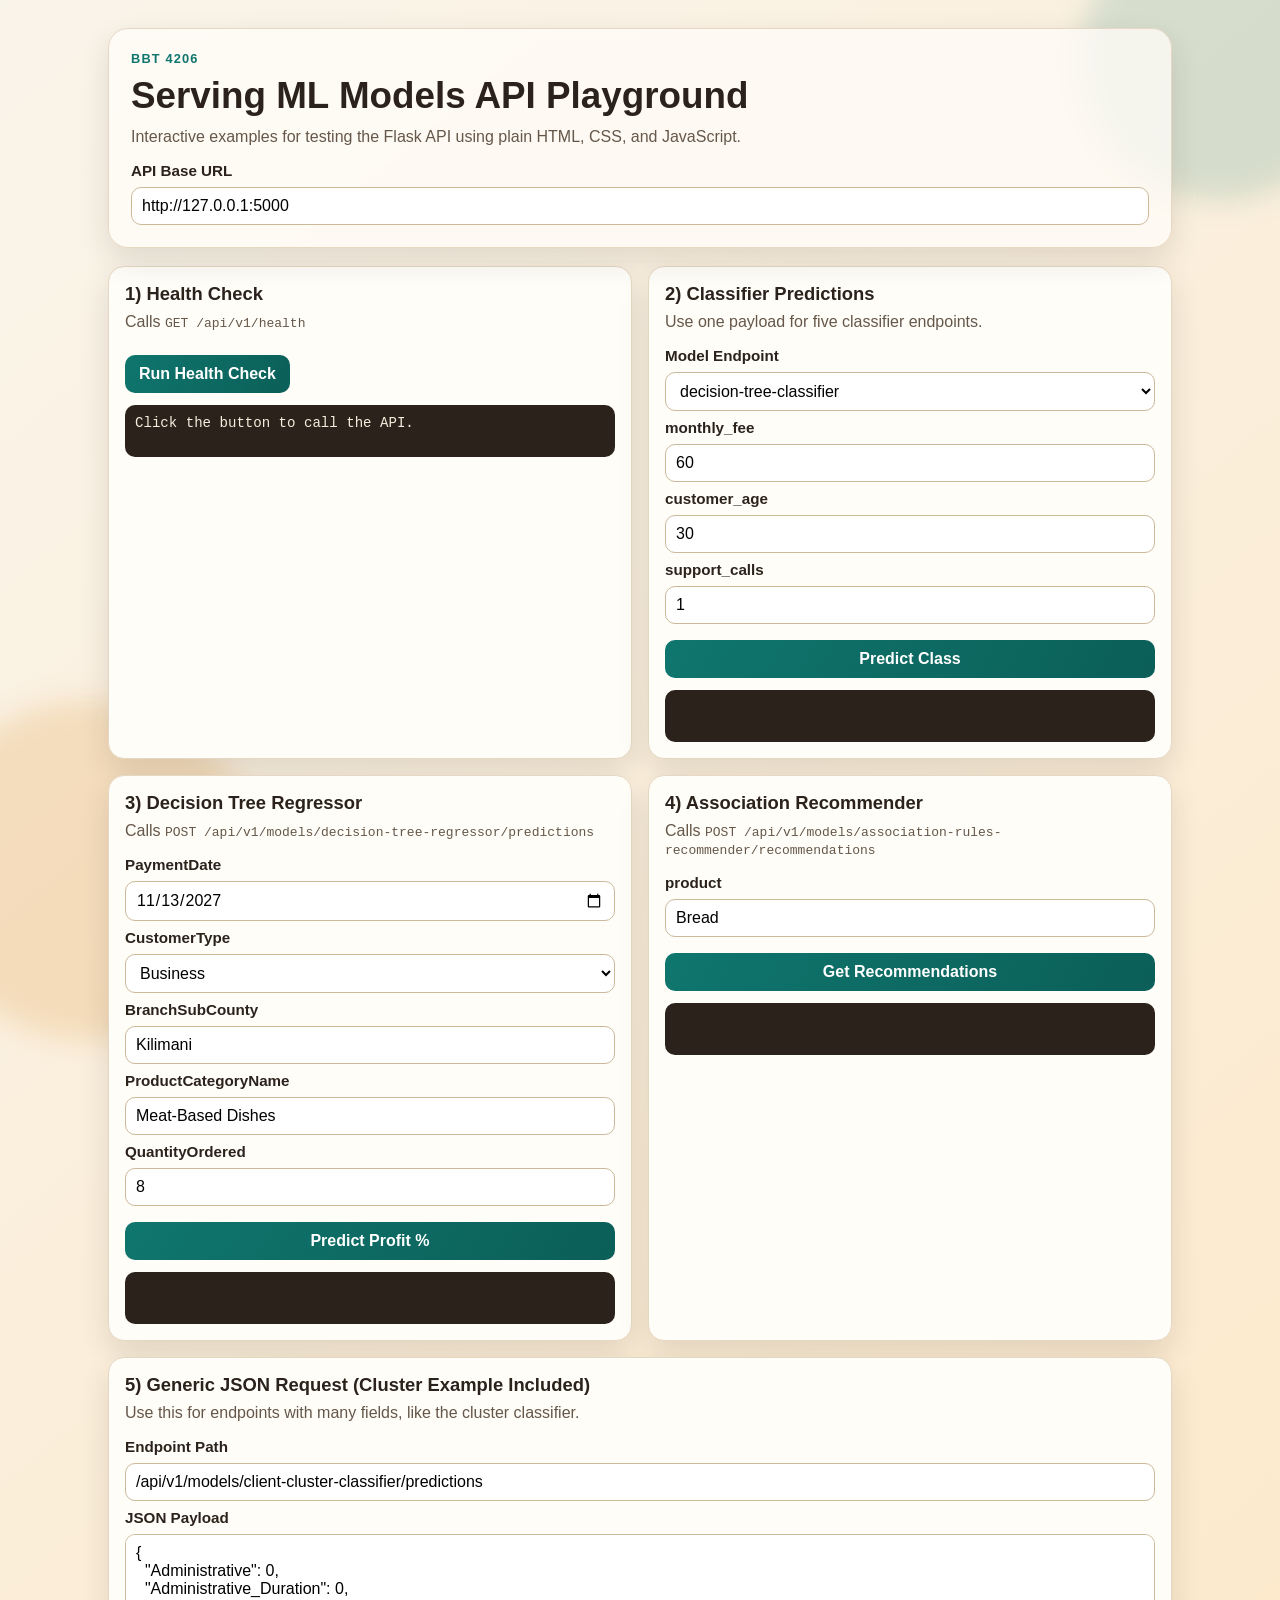
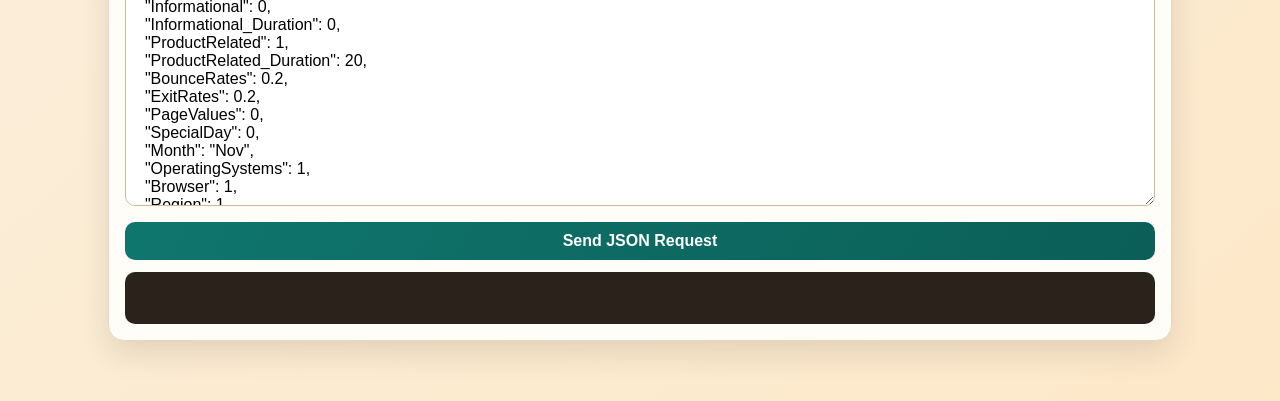
<file: frontend/api_playground.html>
<!DOCTYPE html>
<html lang="en">
<head>
    <meta charset="UTF-8">
    <meta name="viewport" content="width=device-width, initial-scale=1.0">
    <title>Serving ML Models API Playground</title>
    <link rel="stylesheet" href="api_playground.css">
</head>
<body>
    <div class="background-shape shape-a"></div>
    <div class="background-shape shape-b"></div>

    <main class="container">
        <header class="hero">
            <p class="kicker">BBT 4206</p>
            <h1>Serving ML Models API Playground</h1>
            <p class="subtitle">Interactive examples for testing the Flask API using plain HTML, CSS, and JavaScript.</p>

            <div class="base-url-row">
                <label for="baseUrl">API Base URL</label>
                <input id="baseUrl" type="url" value="http://127.0.0.1:5000" placeholder="http://127.0.0.1:5000">
            </div>
        </header>

        <section class="grid">
            <article class="card">
                <h2>1) Health Check</h2>
                <p>Calls <code>GET /api/v1/health</code></p>
                <button id="btnHealth" type="button">Run Health Check</button>
                <pre id="healthOutput" class="output">Click the button to call the API.</pre>
            </article>

            <article class="card">
                <h2>2) Classifier Predictions</h2>
                <p>Use one payload for five classifier endpoints.</p>
                <form id="classifierForm">
                    <label for="classifierModel">Model Endpoint</label>
                    <select id="classifierModel" required>
                        <option value="decision-tree-classifier">decision-tree-classifier</option>
                        <option value="naive-bayes-classifier">naive-bayes-classifier</option>
                        <option value="knn-classifier">knn-classifier</option>
                        <option value="svm-classifier">svm-classifier</option>
                        <option value="random-forest-classifier">random-forest-classifier</option>
                    </select>

                    <label for="monthly_fee">monthly_fee</label>
                    <input id="monthly_fee" type="number" step="any" value="60" required>

                    <label for="customer_age">customer_age</label>
                    <input id="customer_age" type="number" step="any" value="30" required>

                    <label for="support_calls">support_calls</label>
                    <input id="support_calls" type="number" step="any" value="1" required>

                    <button type="submit">Predict Class</button>
                </form>
                <pre id="classifierOutput" class="output"></pre>
            </article>

            <article class="card">
                <h2>3) Decision Tree Regressor</h2>
                <p>Calls <code>POST /api/v1/models/decision-tree-regressor/predictions</code></p>
                <form id="regressorForm">
                    <label for="PaymentDate">PaymentDate</label>
                    <input id="PaymentDate" type="date" value="2027-11-13" required>

                    <label for="CustomerType">CustomerType</label>
                    <select id="CustomerType" required>
                        <option value="Business">Business</option>
                        <option value="Individual">Individual</option>
                    </select>

                    <label for="BranchSubCounty">BranchSubCounty</label>
                    <input id="BranchSubCounty" type="text" value="Kilimani" required>

                    <label for="ProductCategoryName">ProductCategoryName</label>
                    <input id="ProductCategoryName" type="text" value="Meat-Based Dishes" required>

                    <label for="QuantityOrdered">QuantityOrdered</label>
                    <input id="QuantityOrdered" type="number" min="1" value="8" required>

                    <button type="submit">Predict Profit %</button>
                </form>
                <pre id="regressorOutput" class="output"></pre>
            </article>

            <article class="card">
                <h2>4) Association Recommender</h2>
                <p>Calls <code>POST /api/v1/models/association-rules-recommender/recommendations</code></p>
                <form id="associationForm">
                    <label for="product">product</label>
                    <input id="product" type="text" value="Bread" required>
                    <button type="submit">Get Recommendations</button>
                </form>
                <pre id="associationOutput" class="output"></pre>
            </article>

            <article class="card wide">
                <h2>5) Generic JSON Request (Cluster Example Included)</h2>
                <p>Use this for endpoints with many fields, like the cluster classifier.</p>
                <form id="genericForm">
                    <label for="genericEndpoint">Endpoint Path</label>
                    <input id="genericEndpoint" type="text" value="/api/v1/models/client-cluster-classifier/predictions" required>

                    <label for="genericPayload">JSON Payload</label>
                    <textarea id="genericPayload" rows="14" spellcheck="false">{
  "Administrative": 0,
  "Administrative_Duration": 0,
  "Informational": 0,
  "Informational_Duration": 0,
  "ProductRelated": 1,
  "ProductRelated_Duration": 20,
  "BounceRates": 0.2,
  "ExitRates": 0.2,
  "PageValues": 0,
  "SpecialDay": 0,
  "Month": "Nov",
  "OperatingSystems": 1,
  "Browser": 1,
  "Region": 1,
  "TrafficType": 1,
  "VisitorType": "Returning_Visitor",
  "Weekend": "FALSE"
}</textarea>

                    <button type="submit">Send JSON Request</button>
                </form>
                <pre id="genericOutput" class="output"></pre>
            </article>
        </section>
    </main>

    <script src="api_playground.js"></script>
</body>
</html>
</file>
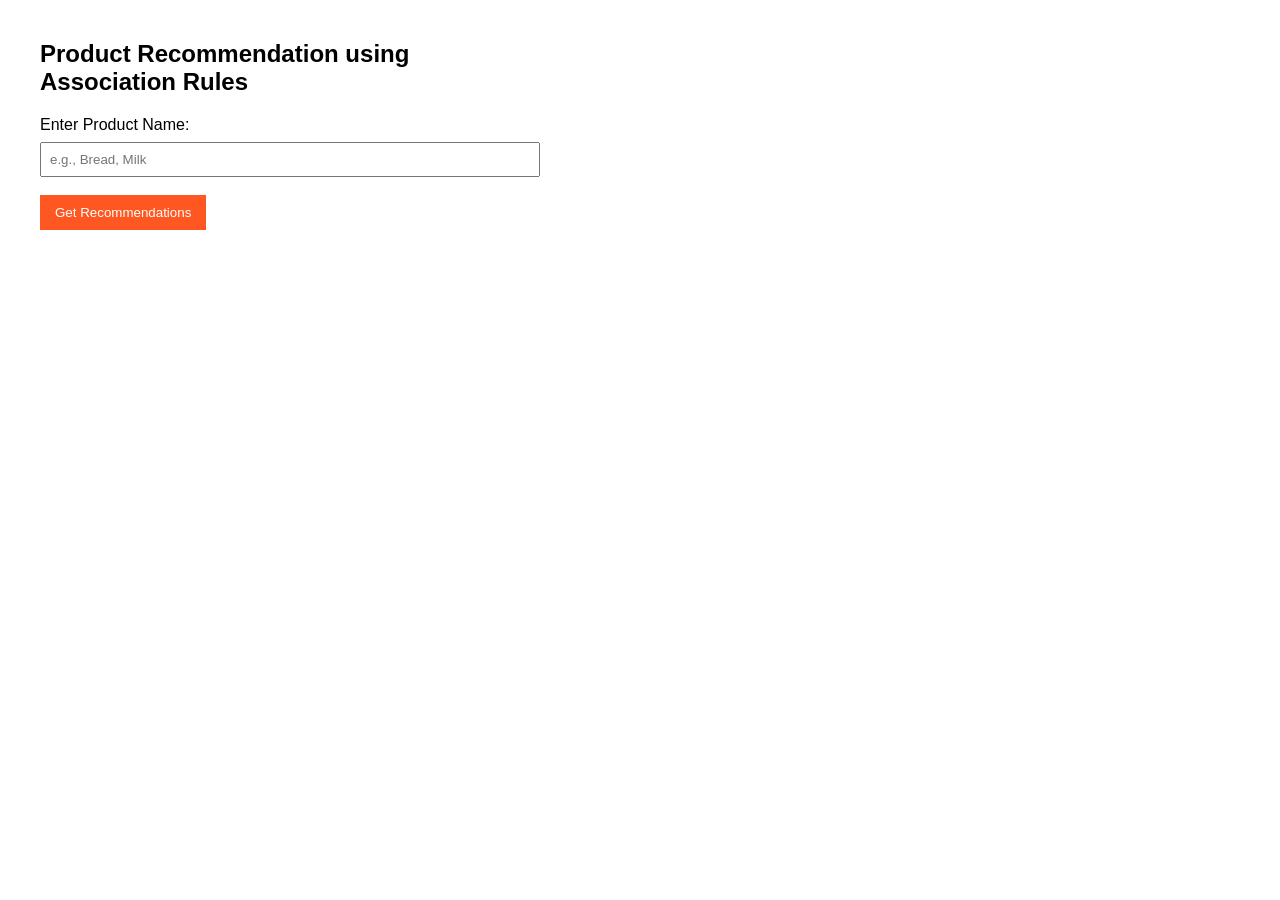
<file: frontend/api_test_association_recommender.html>
<!DOCTYPE html>
<html lang="en">
<head>
    <meta charset="UTF-8">
    <title>Association Rules Recommender</title>
    <style>
        body {
            font-family: Arial, sans-serif;
            margin: 40px;
            max-width: 500px;
        }
        input[type="text"] {
            width: 100%;
            padding: 8px;
            margin: 8px 0;
            box-sizing: border-box;
        }
        button {
            padding: 10px 15px;
            background-color: #FF5722;
            color: white;
            border: none;
            cursor: pointer;
            margin-top: 10px;
        }
        #result {
            margin-top: 20px;
            font-weight: bold;
        }
        .recommendation {
            background-color: #f0f0f0;
            padding: 10px;
            margin: 5px 0;
            border-radius: 5px;
        }
    </style>
</head>
<body>

<h2>Product Recommendation using Association Rules</h2>

<form id="recommendForm">
    <label for="product">Enter Product Name:</label>
    <input type="text" id="product" name="product" placeholder="e.g., Bread, Milk" required>

    <button type="submit">Get Recommendations</button>
</form>

<div id="result"></div>

<script>
    document.getElementById('recommendForm').addEventListener('submit', async function(event) {
        event.preventDefault();

        const product = document.getElementById('product').value;

        const data = {
            product: product
        };

        try {
            const response = await fetch('http://127.0.0.1:5000/api/v1/models/association-rules-recommender/recommendations', {
                method: 'POST',
                headers: {
                    'Content-Type': 'application/json'
                },
                body: JSON.stringify(data)
            });

            const result = await response.json();
            let resultHTML = `<p>Product Purchased: <strong>${result.product_purchased}</strong></p>`;
            resultHTML += `<p>Confidence: ${(result.confidence * 100).toFixed(2)}%</p>`;
            resultHTML += '<p>Recommended Products:</p>';
            result.recommended_products.forEach(prod => {
                resultHTML += `<div class="recommendation">${prod}</div>`;
            });
            document.getElementById('result').innerHTML = resultHTML;

        } catch (error) {
            console.error('Error:', error);
            document.getElementById('result').innerText = 'An error occurred while getting recommendations.';
        }
    });
</script>

</body>
</html>
</file>
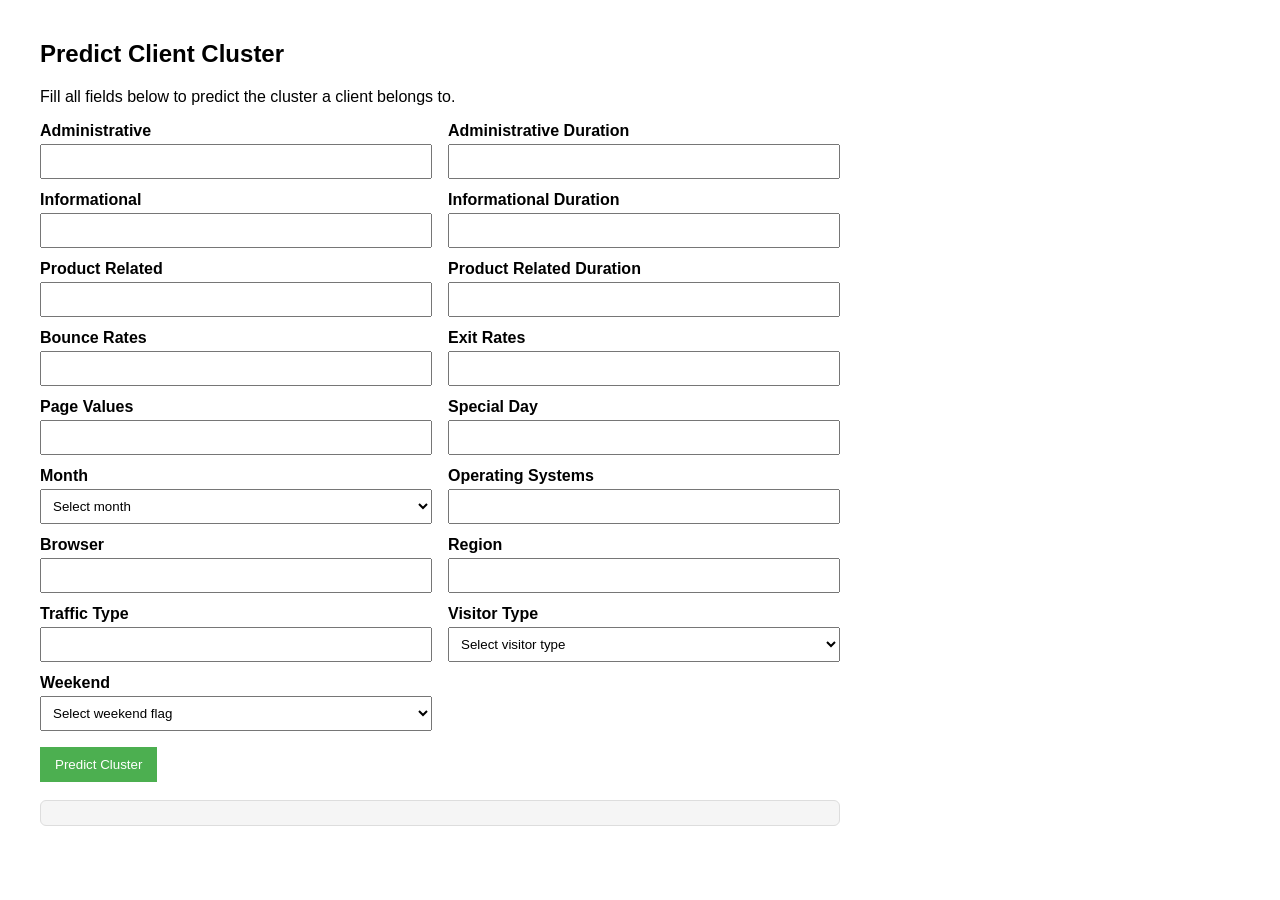
<file: frontend/api_test_client_cluster_classifier.html>
<!DOCTYPE html>
<html lang="en">
<head>
    <meta charset="UTF-8">
    <title>Client Cluster Classifier</title>
    <style>
        body {
            font-family: Arial, sans-serif;
            margin: 40px;
            max-width: 800px;
        }
        .grid {
            display: grid;
            grid-template-columns: 1fr 1fr;
            gap: 12px 16px;
        }
        label {
            display: block;
            margin-bottom: 4px;
            font-weight: 600;
        }
        input, select {
            width: 100%;
            padding: 8px;
            box-sizing: border-box;
        }
        button {
            margin-top: 16px;
            padding: 10px 15px;
            background-color: #4CAF50;
            color: white;
            border: none;
            cursor: pointer;
        }
        #result {
            margin-top: 18px;
            padding: 12px;
            border-radius: 6px;
            background: #f5f5f5;
            border: 1px solid #ddd;
        }
        .error {
            color: #b00020;
            font-weight: 600;
        }
    </style>
</head>
<body>

<h2>Predict Client Cluster</h2>
<p>Fill all fields below to predict the cluster a client belongs to.</p>

<form id="clusterForm">
    <div class="grid">
        <div><label for="Administrative">Administrative</label><input type="number" id="Administrative" required></div>
        <div><label for="Administrative_Duration">Administrative Duration</label><input type="number" step="any" id="Administrative_Duration" required></div>

        <div><label for="Informational">Informational</label><input type="number" id="Informational" required></div>
        <div><label for="Informational_Duration">Informational Duration</label><input type="number" step="any" id="Informational_Duration" required></div>

        <div><label for="ProductRelated">Product Related</label><input type="number" id="ProductRelated" required></div>
        <div><label for="ProductRelated_Duration">Product Related Duration</label><input type="number" step="any" id="ProductRelated_Duration" required></div>

        <div><label for="BounceRates">Bounce Rates</label><input type="number" step="any" id="BounceRates" required></div>
        <div><label for="ExitRates">Exit Rates</label><input type="number" step="any" id="ExitRates" required></div>

        <div><label for="PageValues">Page Values</label><input type="number" step="any" id="PageValues" required></div>
        <div><label for="SpecialDay">Special Day</label><input type="number" step="any" id="SpecialDay" required></div>

        <div>
            <label for="Month">Month</label>
            <select id="Month" required>
                <option value="">Select month</option>
                <option>Jan</option><option>Feb</option><option>Mar</option><option>Apr</option>
                <option>May</option><option>June</option><option>Jul</option><option>Aug</option>
                <option>Sep</option><option>Oct</option><option>Nov</option><option>Dec</option>
            </select>
        </div>
        <div><label for="OperatingSystems">Operating Systems</label><input type="number" id="OperatingSystems" required></div>

        <div><label for="Browser">Browser</label><input type="number" id="Browser" required></div>
        <div><label for="Region">Region</label><input type="number" id="Region" required></div>

        <div><label for="TrafficType">Traffic Type</label><input type="number" id="TrafficType" required></div>
        <div>
            <label for="VisitorType">Visitor Type</label>
            <select id="VisitorType" required>
                <option value="">Select visitor type</option>
                <option>Returning_Visitor</option>
                <option>New_Visitor</option>
                <option>Other</option>
            </select>
        </div>

        <div>
            <label for="Weekend">Weekend</label>
            <select id="Weekend" required>
                <option value="">Select weekend flag</option>
                <option>TRUE</option>
                <option>FALSE</option>
            </select>
        </div>
    </div>

    <button type="submit">Predict Cluster</button>
</form>

<div id="result"></div>

<script>
    const requiredFields = [
        'Administrative', 'Administrative_Duration', 'Informational', 'Informational_Duration',
        'ProductRelated', 'ProductRelated_Duration', 'BounceRates', 'ExitRates', 'PageValues',
        'SpecialDay', 'Month', 'OperatingSystems', 'Browser', 'Region', 'TrafficType', 'VisitorType', 'Weekend'
    ];

    document.getElementById('clusterForm').addEventListener('submit', async function (event) {
        event.preventDefault();
        const resultDiv = document.getElementById('result');

        const payload = {};
        for (const field of requiredFields) {
            const element = document.getElementById(field);
            const value = element.value;
            if (value === '' || value === null) {
                resultDiv.innerHTML = '<span class="error">Missing input: ' + field + '</span>';
                return;
            }
            payload[field] = value;
        }

        const numericFields = [
            'Administrative', 'Administrative_Duration', 'Informational', 'Informational_Duration',
            'ProductRelated', 'ProductRelated_Duration', 'BounceRates', 'ExitRates', 'PageValues',
            'SpecialDay', 'OperatingSystems', 'Browser', 'Region', 'TrafficType'
        ];

        for (const field of numericFields) {
            payload[field] = parseFloat(payload[field]);
        }

        try {
            const response = await fetch('http://127.0.0.1:5000/api/v1/models/client-cluster-classifier/predictions', {
                method: 'POST',
                headers: { 'Content-Type': 'application/json' },
                body: JSON.stringify(payload)
            });

            const result = await response.json();

            if (!response.ok) {
                const details = result.missing_fields ? (' Missing: ' + result.missing_fields.join(', ')) : '';
                resultDiv.innerHTML = '<span class="error">' + (result.error || 'Request failed.') + details + '</span>';
                return;
            }

            resultDiv.innerHTML =
                '<strong>Predicted Cluster:</strong> ' + result['Predicted Cluster = '] +
                '<br><strong>Model Source:</strong> ' + (result.model_source || 'N/A');
        } catch (error) {
            resultDiv.innerHTML = '<span class="error">An error occurred while calling the API.</span>';
            console.error(error);
        }
    });
</script>

</body>
</html>
</file>
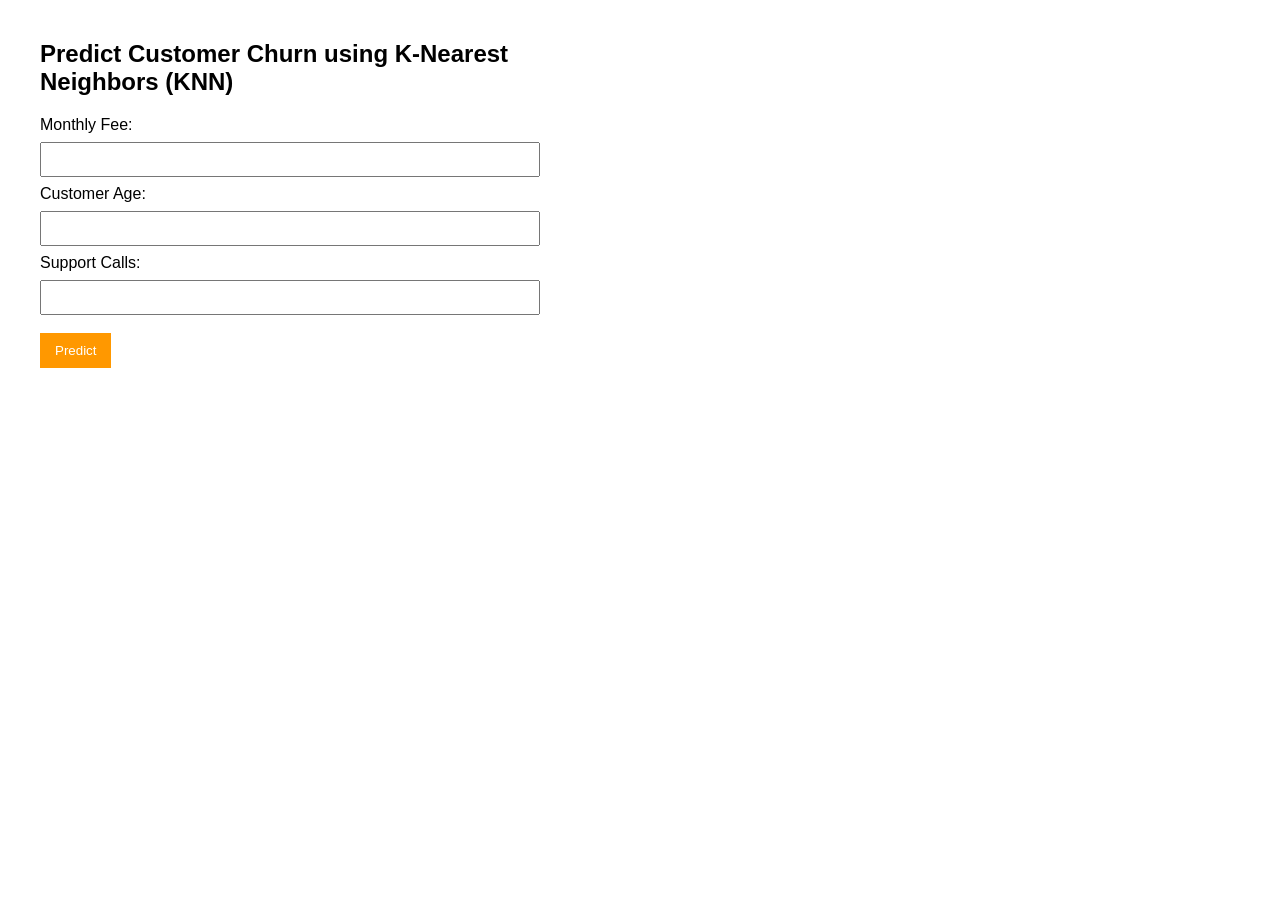
<file: frontend/api_test_knn_classifier.html>
<!DOCTYPE html>
<html lang="en">
<head>
    <meta charset="UTF-8">
    <title>KNN Classifier - Predict Customer Churn</title>
    <style>
        body {
            font-family: Arial, sans-serif;
            margin: 40px;
            max-width: 500px;
        }
        input[type="number"] {
            width: 100%;
            padding: 8px;
            margin: 8px 0;
            box-sizing: border-box;
        }
        button {
            padding: 10px 15px;
            background-color: #FF9800;
            color: white;
            border: none;
            cursor: pointer;
            margin-top: 10px;
        }
        #result {
            margin-top: 20px;
            font-weight: bold;
        }
    </style>
</head>
<body>

<h2>Predict Customer Churn using K-Nearest Neighbors (KNN)</h2>

<form id="predictForm">
    <label for="monthly_fee">Monthly Fee:</label>
    <input type="number" id="monthly_fee" name="monthly_fee" required>

    <label for="customer_age">Customer Age:</label>
    <input type="number" id="customer_age" name="customer_age" required>

    <label for="support_calls">Support Calls:</label>
    <input type="number" id="support_calls" name="support_calls" required>

    <button type="submit">Predict</button>
</form>

<div id="result"></div>

<script>
    document.getElementById('predictForm').addEventListener('submit', async function(event) {
        event.preventDefault();

        const monthly_fee = parseFloat(document.getElementById('monthly_fee').value);
        const customer_age = parseFloat(document.getElementById('customer_age').value);
        const support_calls = parseFloat(document.getElementById('support_calls').value);

        const data = {
            monthly_fee: monthly_fee,
            customer_age: customer_age,
            support_calls: support_calls
        };

        try {
            const response = await fetch('http://127.0.0.1:5000/api/v1/models/knn-classifier/predictions', {
                method: 'POST',
                headers: {
                    'Content-Type': 'application/json'
                },
                body: JSON.stringify(data)
            });

            const result = await response.json();
            document.getElementById('result').innerText = 'Prediction: ' + result['Predicted Class = '];

        } catch (error) {
            console.error('Error:', error);
            document.getElementById('result').innerText = 'An error occurred while making the prediction.';
        }
    });
</script>

</body>
</html>
</file>
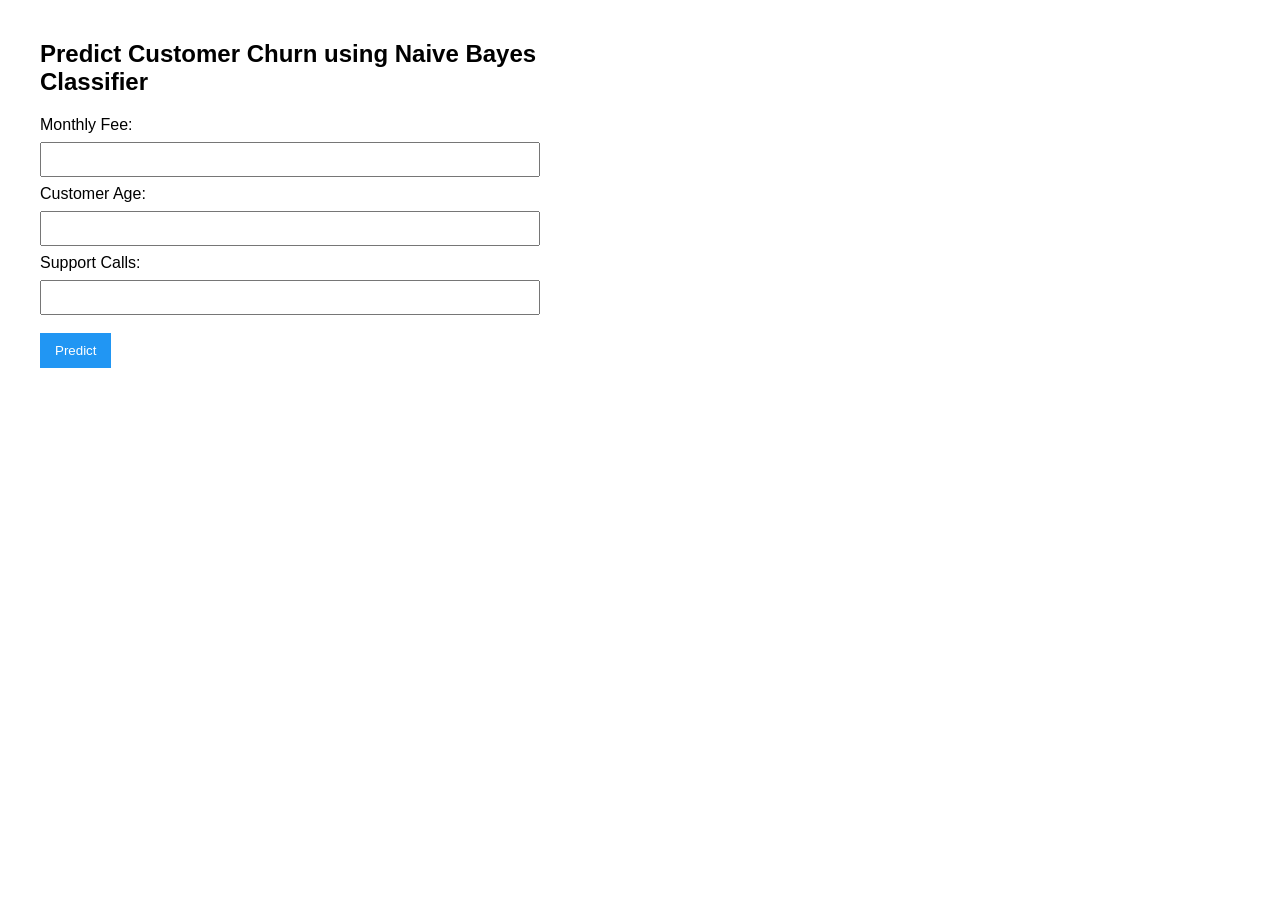
<file: frontend/api_test_naive_bayes_classifier.html>
<!DOCTYPE html>
<html lang="en">
<head>
    <meta charset="UTF-8">
    <title>Naive Bayes Classifier - Predict Customer Churn</title>
    <style>
        body {
            font-family: Arial, sans-serif;
            margin: 40px;
            max-width: 500px;
        }
        input[type="number"] {
            width: 100%;
            padding: 8px;
            margin: 8px 0;
            box-sizing: border-box;
        }
        button {
            padding: 10px 15px;
            background-color: #2196F3;
            color: white;
            border: none;
            cursor: pointer;
            margin-top: 10px;
        }
        #result {
            margin-top: 20px;
            font-weight: bold;
        }
    </style>
</head>
<body>

<h2>Predict Customer Churn using Naive Bayes Classifier</h2>

<form id="predictForm">
    <label for="monthly_fee">Monthly Fee:</label>
    <input type="number" id="monthly_fee" name="monthly_fee" required>

    <label for="customer_age">Customer Age:</label>
    <input type="number" id="customer_age" name="customer_age" required>

    <label for="support_calls">Support Calls:</label>
    <input type="number" id="support_calls" name="support_calls" required>

    <button type="submit">Predict</button>
</form>

<div id="result"></div>

<script>
    document.getElementById('predictForm').addEventListener('submit', async function(event) {
        event.preventDefault();

        const monthly_fee = parseFloat(document.getElementById('monthly_fee').value);
        const customer_age = parseFloat(document.getElementById('customer_age').value);
        const support_calls = parseFloat(document.getElementById('support_calls').value);

        const data = {
            monthly_fee: monthly_fee,
            customer_age: customer_age,
            support_calls: support_calls
        };

        try {
            const response = await fetch('http://127.0.0.1:5000/api/v1/models/naive-bayes-classifier/predictions', {
                method: 'POST',
                headers: {
                    'Content-Type': 'application/json'
                },
                body: JSON.stringify(data)
            });

            const result = await response.json();
            document.getElementById('result').innerText = 'Prediction: ' + result['Predicted Class = '];

        } catch (error) {
            console.error('Error:', error);
            document.getElementById('result').innerText = 'An error occurred while making the prediction.';
        }
    });
</script>

</body>
</html>
</file>
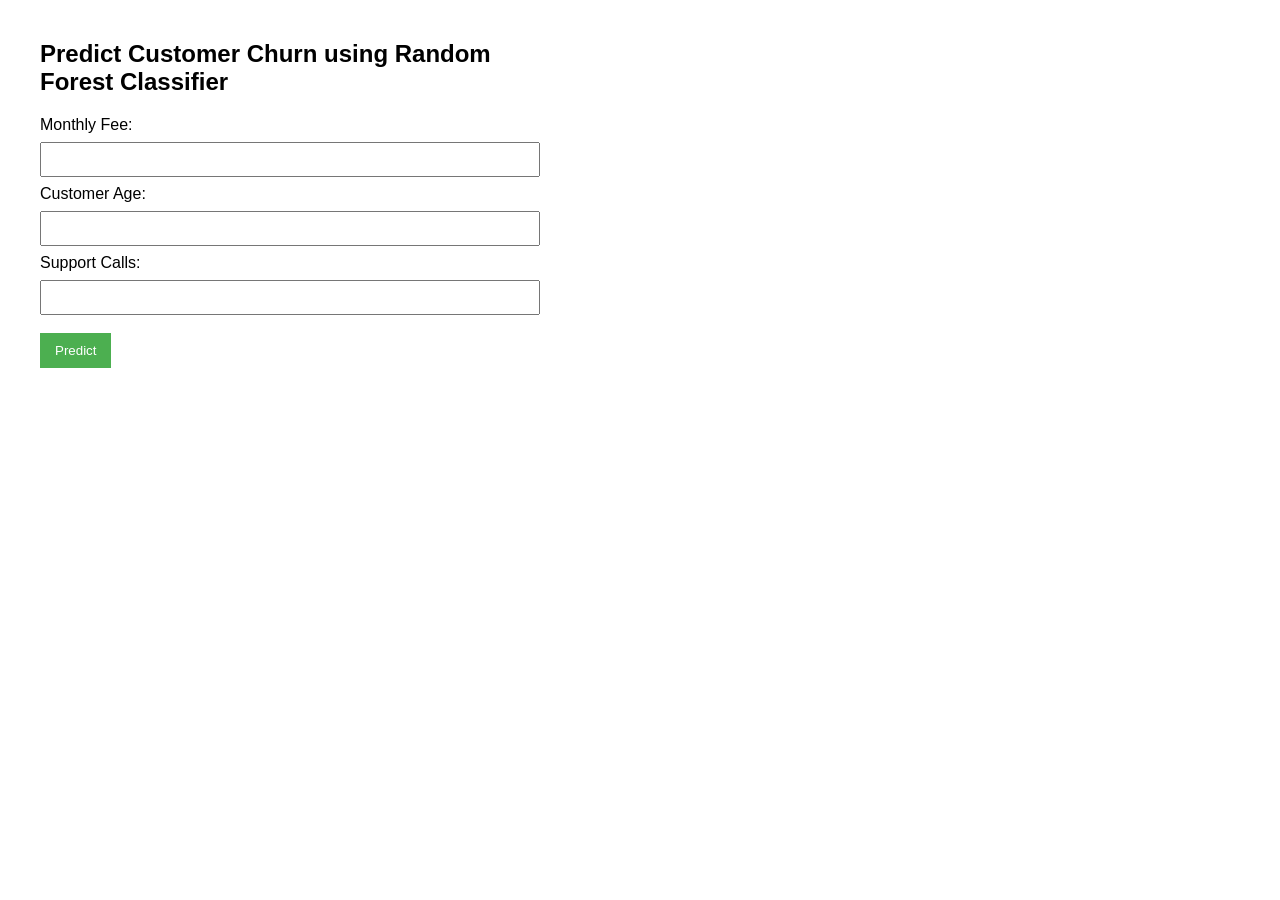
<file: frontend/api_test_random_forest_classifier.html>
<!DOCTYPE html>
<html lang="en">
<head>
    <meta charset="UTF-8">
    <title>Random Forest Classifier - Predict Customer Churn</title>
    <style>
        body {
            font-family: Arial, sans-serif;
            margin: 40px;
            max-width: 500px;
        }
        input[type="number"] {
            width: 100%;
            padding: 8px;
            margin: 8px 0;
            box-sizing: border-box;
        }
        button {
            padding: 10px 15px;
            background-color: #4CAF50;
            color: white;
            border: none;
            cursor: pointer;
            margin-top: 10px;
        }
        #result {
            margin-top: 20px;
            font-weight: bold;
        }
    </style>
</head>
<body>

<h2>Predict Customer Churn using Random Forest Classifier</h2>

<form id="predictForm">
    <label for="monthly_fee">Monthly Fee:</label>
    <input type="number" id="monthly_fee" name="monthly_fee" required>

    <label for="customer_age">Customer Age:</label>
    <input type="number" id="customer_age" name="customer_age" required>

    <label for="support_calls">Support Calls:</label>
    <input type="number" id="support_calls" name="support_calls" required>

    <button type="submit">Predict</button>
</form>

<div id="result"></div>

<script>
    document.getElementById('predictForm').addEventListener('submit', async function(event) {
        event.preventDefault();

        const monthly_fee = parseFloat(document.getElementById('monthly_fee').value);
        const customer_age = parseFloat(document.getElementById('customer_age').value);
        const support_calls = parseFloat(document.getElementById('support_calls').value);

        const data = {
            monthly_fee: monthly_fee,
            customer_age: customer_age,
            support_calls: support_calls
        };

        try {
            const response = await fetch('http://127.0.0.1:5000/api/v1/models/random-forest-classifier/predictions', {
                method: 'POST',
                headers: {
                    'Content-Type': 'application/json'
                },
                body: JSON.stringify(data)
            });

            const result = await response.json();
            document.getElementById('result').innerText = 'Prediction: ' + result['Predicted Class = '];

        } catch (error) {
            console.error('Error:', error);
            document.getElementById('result').innerText = 'An error occurred while making the prediction.';
        }
    });
</script>

</body>
</html>
</file>
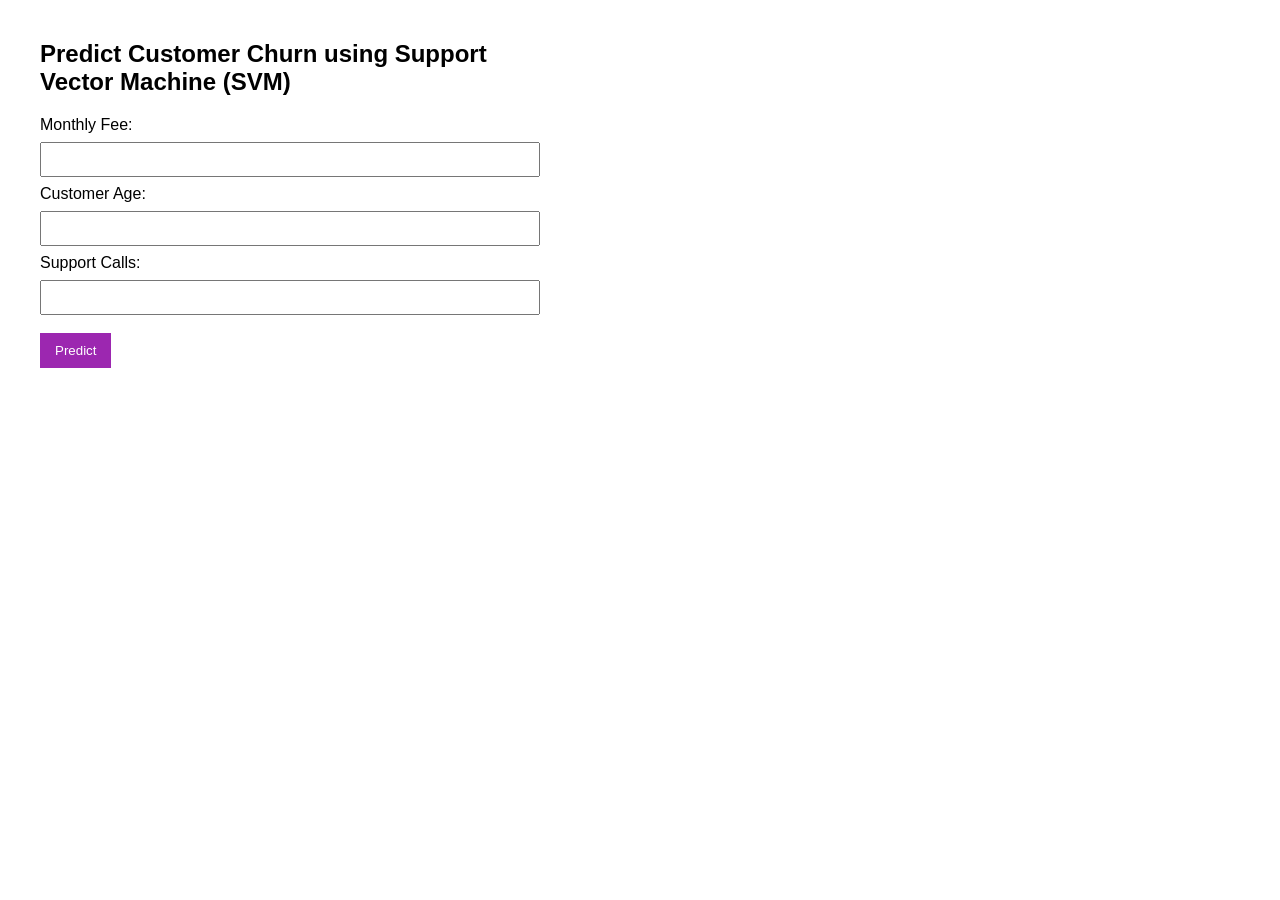
<file: frontend/api_test_svm_classifier.html>
<!DOCTYPE html>
<html lang="en">
<head>
    <meta charset="UTF-8">
    <title>SVM Classifier - Predict Customer Churn</title>
    <style>
        body {
            font-family: Arial, sans-serif;
            margin: 40px;
            max-width: 500px;
        }
        input[type="number"] {
            width: 100%;
            padding: 8px;
            margin: 8px 0;
            box-sizing: border-box;
        }
        button {
            padding: 10px 15px;
            background-color: #9C27B0;
            color: white;
            border: none;
            cursor: pointer;
            margin-top: 10px;
        }
        #result {
            margin-top: 20px;
            font-weight: bold;
        }
    </style>
</head>
<body>

<h2>Predict Customer Churn using Support Vector Machine (SVM)</h2>

<form id="predictForm">
    <label for="monthly_fee">Monthly Fee:</label>
    <input type="number" id="monthly_fee" name="monthly_fee" required>

    <label for="customer_age">Customer Age:</label>
    <input type="number" id="customer_age" name="customer_age" required>

    <label for="support_calls">Support Calls:</label>
    <input type="number" id="support_calls" name="support_calls" required>

    <button type="submit">Predict</button>
</form>

<div id="result"></div>

<script>
    document.getElementById('predictForm').addEventListener('submit', async function(event) {
        event.preventDefault();

        const monthly_fee = parseFloat(document.getElementById('monthly_fee').value);
        const customer_age = parseFloat(document.getElementById('customer_age').value);
        const support_calls = parseFloat(document.getElementById('support_calls').value);

        const data = {
            monthly_fee: monthly_fee,
            customer_age: customer_age,
            support_calls: support_calls
        };

        try {
            const response = await fetch('http://127.0.0.1:5000/api/v1/models/svm-classifier/predictions', {
                method: 'POST',
                headers: {
                    'Content-Type': 'application/json'
                },
                body: JSON.stringify(data)
            });

            const result = await response.json();
            document.getElementById('result').innerText = 'Prediction: ' + result['Predicted Class = '];

        } catch (error) {
            console.error('Error:', error);
            document.getElementById('result').innerText = 'An error occurred while making the prediction.';
        }
    });
</script>

</body>
</html>
</file>
<file: frontend/api_playground.css>
:root {
    --bg-cream: #f9f4ea;
    --bg-warm: #fde8c8;
    --card: #fffdf8;
    --ink: #2b231b;
    --muted: #655749;
    --accent: #0f766e;
    --accent-strong: #0b5f58;
    --line: #e6d7c2;
    --shadow: 0 12px 30px rgba(43, 35, 27, 0.12);
}

* {
    box-sizing: border-box;
}

body {
    margin: 0;
    min-height: 100vh;
    font-family: "Space Grotesk", "Segoe UI", sans-serif;
    color: var(--ink);
    background: linear-gradient(140deg, var(--bg-cream), var(--bg-warm));
    overflow-x: hidden;
}

.background-shape {
    position: fixed;
    z-index: 0;
    pointer-events: none;
    border-radius: 50%;
    filter: blur(14px);
}

.shape-a {
    width: 280px;
    height: 280px;
    background: rgba(15, 118, 110, 0.15);
    top: -80px;
    right: -80px;
}

.shape-b {
    width: 340px;
    height: 340px;
    background: rgba(217, 119, 6, 0.16);
    bottom: -140px;
    left: -80px;
}

.container {
    position: relative;
    z-index: 1;
    max-width: 1100px;
    margin: 0 auto;
    padding: 28px 18px 60px;
}

.hero {
    background: rgba(255, 253, 248, 0.75);
    backdrop-filter: blur(4px);
    border: 1px solid var(--line);
    border-radius: 20px;
    box-shadow: var(--shadow);
    padding: 22px;
    animation: rise-in 420ms ease-out;
}

.kicker {
    margin: 0;
    text-transform: uppercase;
    letter-spacing: 0.09em;
    font-size: 0.8rem;
    color: var(--accent);
    font-weight: 700;
}

h1 {
    margin: 8px 0 10px;
    font-size: clamp(1.5rem, 3.2vw, 2.3rem);
    line-height: 1.2;
}

.subtitle {
    margin: 0 0 16px;
    color: var(--muted);
}

.base-url-row {
    display: flex;
    flex-direction: column;
    gap: 8px;
}

.grid {
    display: grid;
    grid-template-columns: repeat(2, minmax(0, 1fr));
    gap: 16px;
    margin-top: 18px;
}

.card {
    background: var(--card);
    border: 1px solid var(--line);
    border-radius: 16px;
    box-shadow: var(--shadow);
    padding: 16px;
    animation: rise-in 520ms ease-out;
}

.card.wide {
    grid-column: 1 / -1;
}

h2 {
    margin-top: 0;
    margin-bottom: 8px;
    font-size: 1.15rem;
}

p {
    margin-top: 0;
    color: var(--muted);
}

form {
    display: grid;
    gap: 8px;
}

label {
    font-weight: 600;
    font-size: 0.95rem;
}

input,
select,
textarea,
button {
    font: inherit;
}

input,
select,
textarea {
    width: 100%;
    border: 1px solid #ccb999;
    border-radius: 10px;
    padding: 9px 10px;
    background: #fff;
}

textarea {
    resize: vertical;
}

button {
    margin-top: 8px;
    border: none;
    border-radius: 10px;
    padding: 10px 14px;
    background: linear-gradient(120deg, var(--accent), var(--accent-strong));
    color: #fff;
    font-weight: 700;
    cursor: pointer;
    transition: transform 120ms ease, filter 120ms ease;
}

button:hover {
    transform: translateY(-1px);
    filter: brightness(1.05);
}

.output {
    margin: 12px 0 0;
    min-height: 52px;
    padding: 10px;
    background: #2b231b;
    color: #f6ecdd;
    border-radius: 10px;
    font-family: "Cascadia Code", Consolas, monospace;
    font-size: 0.88rem;
    overflow-x: auto;
    white-space: pre-wrap;
}

@keyframes rise-in {
    from {
        opacity: 0;
        transform: translateY(8px);
    }
    to {
        opacity: 1;
        transform: translateY(0);
    }
}

@media (max-width: 900px) {
    .grid {
        grid-template-columns: 1fr;
    }
}
</file>
